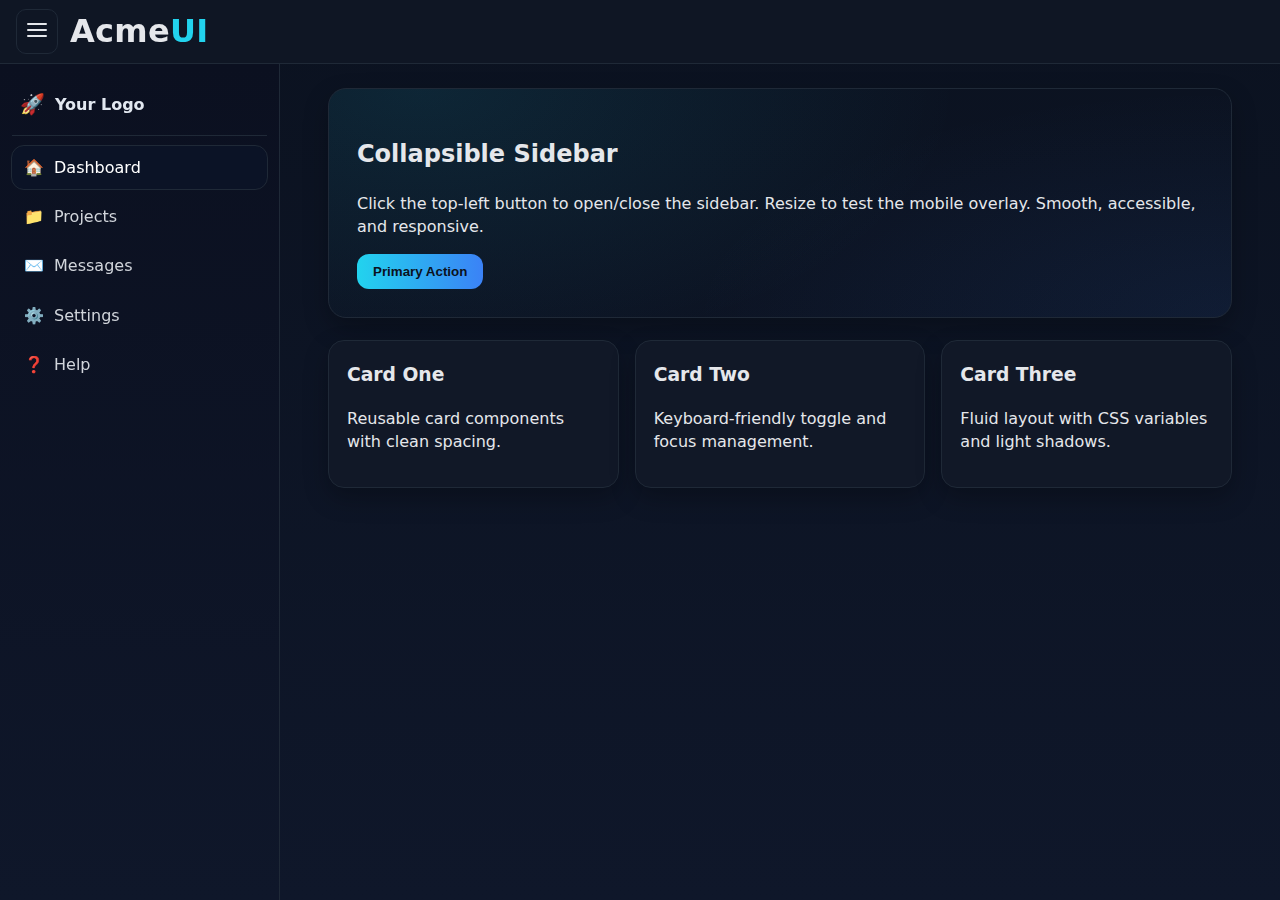
<file: internship-code-pack/task1-collapsible-sidebar/index.html>
<!DOCTYPE html>
<html lang="en">
<head>
  <meta charset="UTF-8" />
  <meta name="viewport" content="width=device-width, initial-scale=1.0"/>
  <title>Task 1 — Collapsible Sidebar</title>
  <link rel="stylesheet" href="styles.css"/>
</head>
<body>
  <header class="app-header">
    <button class="icon-btn" id="sidebarToggle" aria-expanded="false" aria-controls="sidebar">
      <!-- Hamburger icon -->
      <svg xmlns="http://www.w3.org/2000/svg" width="24" height="24" viewBox="0 0 24 24" aria-hidden="true">
        <path d="M3 6h18M3 12h18M3 18h18" stroke="currentColor" stroke-width="2" stroke-linecap="round"/>
      </svg>
      <span class="sr-only">Toggle Sidebar</span>
    </button>
    <h1 class="brand">Acme<span>UI</span></h1>
  </header>

  <aside id="sidebar" class="sidebar" aria-label="Primary">
    <div class="logo">
      <div class="logo-mark">🚀</div>
      <div class="logo-text">Your Logo</div>
    </div>

    <nav class="nav">
      <a class="nav-link active" href="#dash">
        <span class="nav-icon">🏠</span><span>Dashboard</span>
      </a>
      <a class="nav-link" href="#projects">
        <span class="nav-icon">📁</span><span>Projects</span>
      </a>
      <a class="nav-link" href="#messages">
        <span class="nav-icon">✉️</span><span>Messages</span>
      </a>
      <a class="nav-link" href="#settings">
        <span class="nav-icon">⚙️</span><span>Settings</span>
      </a>
      <a class="nav-link" href="#help">
        <span class="nav-icon">❓</span><span>Help</span>
      </a>
    </nav>
  </aside>

  <main class="content" id="content" tabindex="-1">
    <section class="hero">
      <h2>Collapsible Sidebar</h2>
      <p>Click the top-left button to open/close the sidebar. Resize to test the mobile overlay. Smooth, accessible, and responsive.</p>
      <button class="primary-btn">Primary Action</button>
    </section>
    <section class="grid">
      <article class="card"><h3>Card One</h3><p>Reusable card components with clean spacing.</p></article>
      <article class="card"><h3>Card Two</h3><p>Keyboard-friendly toggle and focus management.</p></article>
      <article class="card"><h3>Card Three</h3><p>Fluid layout with CSS variables and light shadows.</p></article>
    </section>
  </main>

  <div class="backdrop" id="backdrop" hidden></div>

  <script src="app.js"></script>
</body>
</html>
</file>
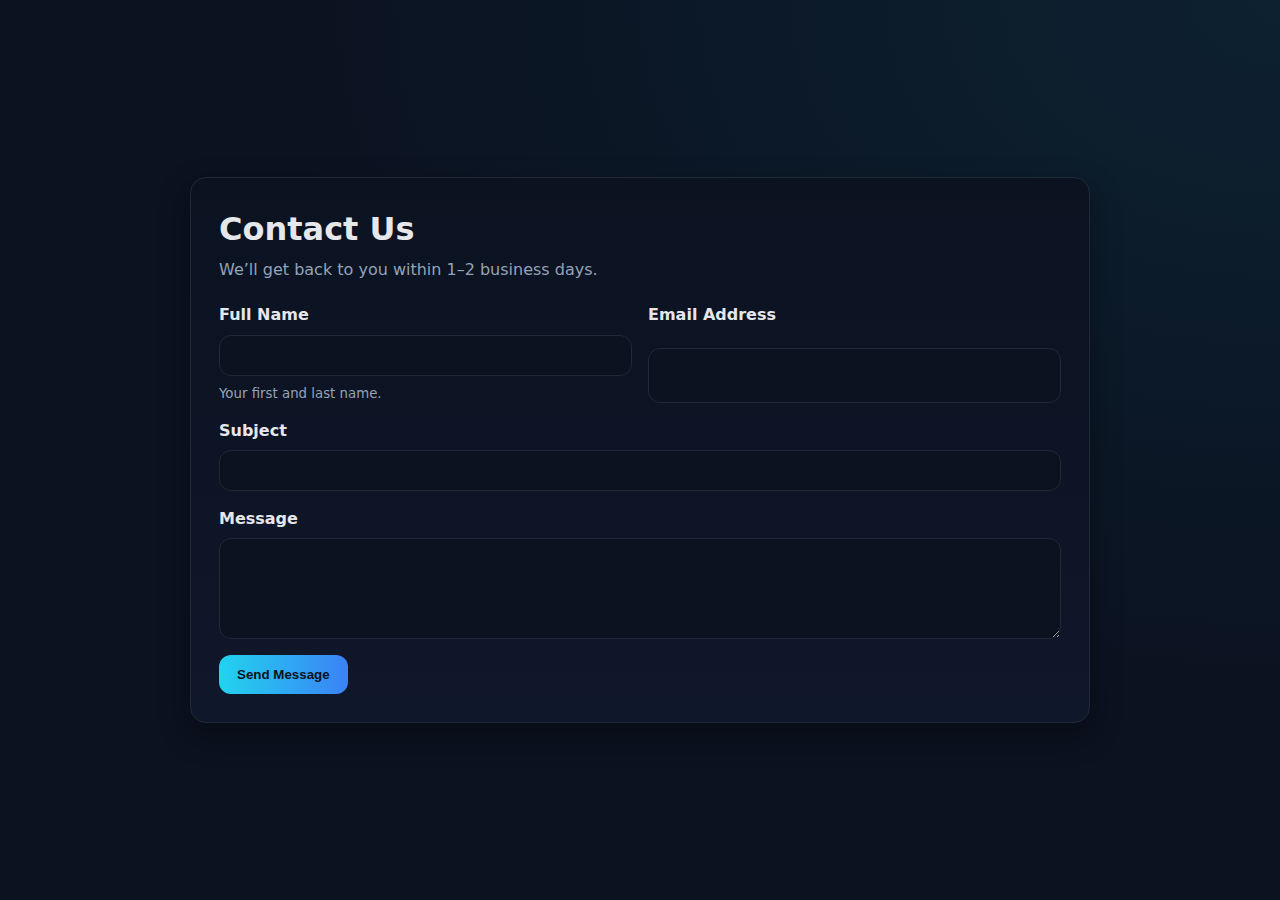
<file: internship-code-pack/task2-contact-form/index.html>
<!DOCTYPE html>
<html lang="en">
<head>
  <meta charset="UTF-8" />
  <meta name="viewport" content="width=device-width, initial-scale=1.0"/>
  <title>Task 2 — Contact Form</title>
  <link rel="stylesheet" href="styles.css"/>
</head>
<body>
  <main class="container">
    <header class="lead">
      <h1>Contact Us</h1>
      <p>We’ll get back to you within 1–2 business days.</p>
    </header>
    <form id="contactForm" novalidate>
      <div class="field">
        <label for="fullName">Full Name</label>
        <input id="fullName" name="fullName" type="text" required aria-describedby="fullNameHelp"/>
        <small id="fullNameHelp" class="muted">Your first and last name.</small>
      </div>
      <div class="field">
        <label for="email">Email Address</label>
        <input id="email" name="email" type="email" required/>
      </div>
      <div class="field">
        <label for="subject">Subject</label>
        <input id="subject" name="subject" type="text" required/>
      </div>
      <div class="field">
        <label for="message">Message</label>
        <textarea id="message" name="message" rows="5" minlength="10" required></textarea>
      </div>
      <div class="actions">
        <button class="btn" type="submit">Send Message</button>
        <p id="formStatus" role="status" aria-live="polite"></p>
      </div>
    </form>
  </main>
  <script src="app.js"></script>
</body>
</html>
</file>
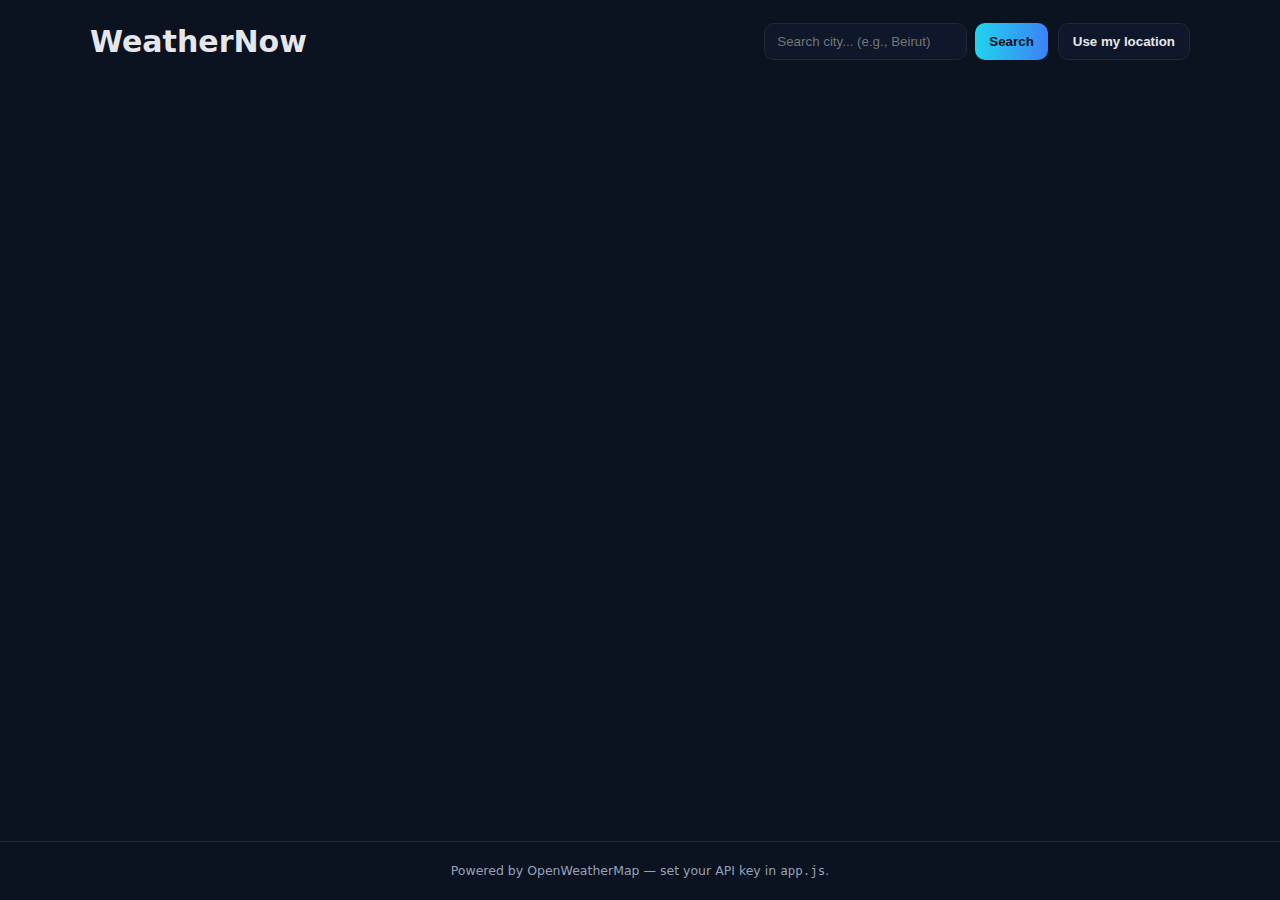
<file: internship-code-pack/task7-weather-dashboard/index.html>
<!DOCTYPE html>
<html lang="en">
<head>
  <meta charset="UTF-8" />
  <meta name="viewport" content="width=device-width, initial-scale=1.0"/>
  <title>WeatherNow — Dashboard</title>
  <link rel="stylesheet" href="styles.css"/>
</head>
<body>
  <main class="container">
    <header class="topbar">
      <h1>WeatherNow</h1>
      <div class="actions">
        <form id="searchForm" class="search" role="search">
          <input id="query" name="q" aria-label="City name" placeholder="Search city... (e.g., Beirut)" required/>
          <button class="btn" type="submit">Search</button>
        </form>
        <button id="geoBtn" class="btn subtle">Use my location</button>
      </div>
    </header>

    <section id="status" class="status" aria-live="polite"></section>

    <section id="current" class="current card" hidden>
      <div class="current-main">
        <div>
          <h2 id="cityName"></h2>
          <div id="currentTemp" class="temp"></div>
          <div id="currentDesc" class="muted"></div>
        </div>
        <img id="currentIcon" alt="" />
      </div>
      <div class="meta">
        <div><span>Humidity</span><strong id="humidity"></strong></div>
        <div><span>Wind</span><strong id="wind"></strong></div>
      </div>
    </section>

    <section id="forecast" class="forecast grid" hidden></section>
  </main>

  <footer class="footer">
    <small>Powered by OpenWeatherMap — set your API key in <code>app.js</code>.</small>
  </footer>

  <script src="app.js"></script>
</body>
</html>
</file>
<file: internship-code-pack/task1-collapsible-sidebar/styles.css>
:root{
  --bg: #0f172a;
  --panel: #111827;
  --muted: #94a3b8;
  --text: #e5e7eb;
  --accent: #22d3ee;
  --ring: #22d3ee55;
  --card: #111827;
  --shadow: 0 10px 25px rgba(0,0,0,.25);
}

*{box-sizing:border-box}
html,body{height:100%}
body{
  margin:0;
  background:linear-gradient(180deg,#0b1220,#0f172a);
  color:var(--text);
  font:16px/1.45 system-ui, -apple-system, Segoe UI, Roboto, Ubuntu, 'Helvetica Neue', Arial, 'Noto Sans', 'Apple Color Emoji','Segoe UI Emoji';
  display:grid;
  grid-template-columns: 280px 1fr;
  grid-template-rows: 64px 1fr;
  grid-template-areas:
    "header header"
    "sidebar content";
  overflow-x:hidden;
}

.app-header{
  grid-area: header;
  display:flex;
  align-items:center;
  gap:12px;
  padding:0 16px;
  border-bottom:1px solid #1f2937;
  background:rgba(17,24,39,.7);
  backdrop-filter: blur(6px);
}

.brand{
  margin:0;
  font-weight:700;
  letter-spacing:.3px;
}
.brand span{ color: var(--accent); }

.icon-btn{
  background:transparent;
  border:1px solid #1f2937;
  color:var(--text);
  border-radius:10px;
  padding:8px;
  cursor:pointer;
}
.icon-btn:focus{ outline:2px solid var(--ring); outline-offset:2px; }

.sidebar{
  grid-area: sidebar;
  height:calc(100vh - 64px);
  position:sticky; top:64px;
  background:linear-gradient(180deg,#0b1020,#0f172a);
  border-right:1px solid #1f2937;
  padding:16px 12px;
  transform: translateX(0);
  transition: transform .3s ease;
  will-change: transform;
  z-index: 20;
}

.logo{
  display:flex; align-items:center; gap:10px;
  padding:10px 8px 16px; border-bottom:1px solid #1f2937;
  margin-bottom:10px;
}
.logo-mark{ font-size:20px }
.logo-text{ font-weight:600; color:#e2e8f0 }

.nav{ display:flex; flex-direction:column; gap:6px; margin-top:10px; }
.nav-link{
  display:flex; align-items:center; gap:10px;
  padding:10px 12px; border-radius:12px;
  color:#d1d5db; text-decoration:none;
  transition: background .2s ease, color .2s ease, transform .1s ease;
}
.nav-link:hover{ background:#111827; color:#fff; transform: translateY(-1px); }
.nav-link.active{ background:#0b1326; color:#fff; outline:1px solid #1f2937; }
.nav-icon{ width:20px; display:inline-grid; place-items:center }

.content{
  grid-area: content;
  padding:24px clamp(16px, 4vw, 48px);
}

.hero{
  background: radial-gradient(60% 120% at 10% 0%, rgba(34,211,238,.1), transparent),
              radial-gradient(60% 100% at 100% 100%, rgba(59,130,246,.08), transparent);
  border:1px solid #1f2937;
  border-radius:18px;
  padding:28px;
  box-shadow: var(--shadow);
}
.primary-btn{
  padding:10px 16px; border:0; border-radius:12px; cursor:pointer;
  background:linear-gradient(90deg,#22d3ee,#3b82f6);
  color:#0b1220; font-weight:700;
}
.grid{
  margin-top:22px;
  display:grid; gap:16px;
  grid-template-columns: repeat(12, 1fr);
}
.card{
  grid-column: span 12;
  background:var(--card);
  border:1px solid #1f2937; border-radius:16px; padding:18px;
  box-shadow: var(--shadow);
}
.card h3{ margin-top:2px }
@media(min-width:760px){
  .card{ grid-column: span 4; }
}

.sr-only{
  position:absolute; width:1px; height:1px; padding:0; margin:-1px; 
  overflow:hidden; clip:rect(0,0,0,0); white-space:nowrap; border:0;
}

.backdrop{
  position: fixed; inset: 64px 0 0 0;
  background: rgba(0,0,0,.4); backdrop-filter: blur(1px);
  z-index: 15;
}

/* Mobile: sidebar overlays; desktop: visible by default */
@media(max-width: 960px){
  body{ grid-template-columns: 1fr; grid-template-areas: "header" "content"; }
  .sidebar{
    position: fixed; inset: 64px auto 0 0; width: 80vw; max-width: 320px;
    transform: translateX(-101%);
  }
  body.sidebar-open .sidebar{ transform: translateX(0); }
  body.sidebar-open #backdrop{ display:block; }
}
</file>
<file: internship-code-pack/task2-contact-form/styles.css>
:root{
  --bg:#0b1220; --panel:#0f172a; --muted:#94a3b8; --text:#e5e7eb; --accent:#22d3ee; --red:#ef4444;
}
*{box-sizing:border-box}
body{
  margin:0; min-height:100vh; display:grid; place-items:center;
  background: radial-gradient(80% 80% at 100% 0%, rgba(34,211,238,.08), transparent), var(--bg);
  color:var(--text); font:16px/1.45 system-ui, -apple-system, Segoe UI, Roboto, Ubuntu, 'Helvetica Neue', Arial;
}
.container{
  width:min(900px, 92vw);
  background:linear-gradient(180deg,#0b1220,#0f172a);
  border:1px solid #1f2937; border-radius:16px; padding:28px;
  box-shadow:0 12px 30px rgba(0,0,0,.35);
}
.lead h1{ margin:0 0 6px }
.lead p{ margin:0 0 22px; color:var(--muted) }
form{
  display:grid; gap:16px; grid-template-columns: repeat(12, 1fr);
}
.field{ grid-column: span 12; display:grid; gap:8px }
.field label{ font-weight:600 }
.field input, .field textarea{
  background:#0b1220; border:1px solid #1f2937; border-radius:12px;
  padding:12px 14px; color:var(--text);
}
.field input:focus, .field textarea:focus{ outline:2px solid #22d3ee55; border-color:#22d3ee66 }
.field input[aria-invalid="true"], .field textarea[aria-invalid="true"]{
  border-color: var(--red); outline-color:#ef444455;
}
.muted{ color:var(--muted) }
.actions{
  grid-column: span 12; display:flex; align-items:center; gap:16px; flex-wrap:wrap;
}
.btn{
  background:linear-gradient(90deg,#22d3ee,#3b82f6);
  color:#0b1220; font-weight:700; border:0; padding:12px 18px; border-radius:12px; cursor:pointer;
}
@media(min-width: 760px){
  .field:nth-child(1), .field:nth-child(2){ grid-column: span 6; }
  .field:nth-child(3){ grid-column: span 12; }
  .field:nth-child(4){ grid-column: span 12; }
}
.error-text{ color: var(--red); font-size: .9rem; margin-top:-4px }
</file>
<file: internship-code-pack/task7-weather-dashboard/styles.css>
:root {
  --bg:#0b1220;
  --panel:#0f172a;
  --line:#1f2937;
  --text:#e5e7eb;
  --muted:#94a3b8;
  --accent:#22d3ee;
}
* { box-sizing: border-box; }
body {
  margin:0; min-height:100vh;
  background:var(--bg); color:var(--text);
  font:15px/1.45 system-ui, -apple-system, Segoe UI, Roboto;
  display:grid; grid-template-rows: 1fr auto;
}
.container { width:min(1100px, 92vw); margin-inline:auto; padding:20px 0 40px; }
.topbar { display:flex; align-items:center; justify-content:space-between; gap:12px; margin-bottom:14px; }
.topbar h1 { margin:0; }
.actions { display:flex; align-items:center; gap:10px; flex-wrap:wrap; }
.search { display:flex; gap:8px; }
.search input {
  padding:10px 12px; border-radius:10px; border:1px solid var(--line);
  background:var(--panel); color:var(--text);
}
.btn {
  background:linear-gradient(90deg,#22d3ee,#3b82f6);
  color:#0b1220; border:0; padding:10px 14px;
  border-radius:10px; font-weight:800; cursor:pointer;
}
.btn.subtle { background:var(--panel); color:var(--text); border:1px solid var(--line); }
.status { min-height:24px; color:var(--muted); margin:6px 0 14px; }
.card {
  background:var(--panel); border:1px solid var(--line);
  border-radius:16px; padding:14px;
}
.current-main { display:flex; align-items:center; justify-content:space-between; }
.temp { font-size:2.2rem; font-weight:800; }
.muted { color:var(--muted); }
.meta { display:grid; grid-template-columns: repeat(2, 1fr); gap:10px; margin-top:12px; }
.grid { display:grid; gap:14px; grid-template-columns: repeat(12, 1fr); margin-top:14px; }
.day {
  grid-column: span 12; background:var(--panel);
  border:1px solid var(--line); border-radius:14px;
  padding:12px; display:flex; align-items:center; justify-content:space-between;
}
.day .left { display:flex; align-items:center; gap:12px; }
.day img { width:48px; height:48px; }
@media(min-width:760px){ .day{ grid-column: span 4; } }
.footer { display:grid; place-items:center; padding:20px; border-top:1px solid var(--line); color:var(--muted); }
</file>
